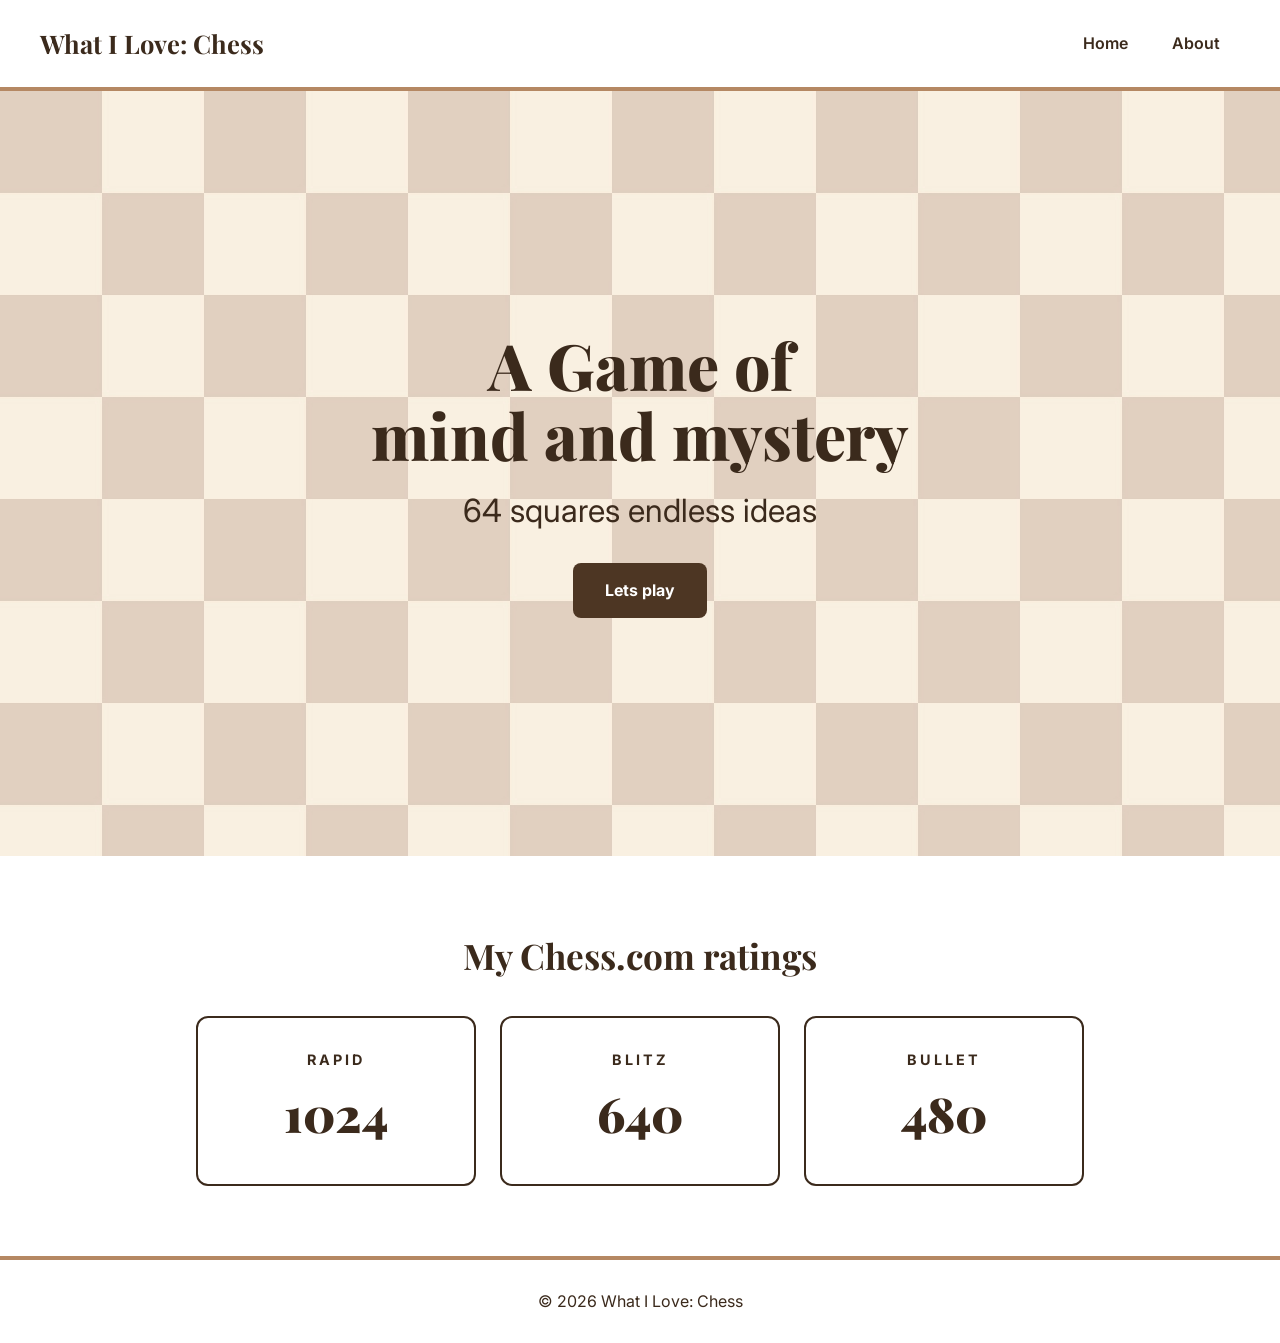
<file: index.html>
<!DOCTYPE html>
<html lang="en">
<head>
    <meta charset="UTF-8">
    <meta name="viewport" content="width=device-width, initial-scale=1.0">
    <link rel="stylesheet" href="Styles/index.css">
    <title>What I love</title>
</head>
<body id="main">

    <header>

        <h1 class="logo">What I Love: Chess</h1>
        <nav class="navbar">
            <a href="index.html">Home</a>
            <a href="about.html">About</a>
        </nav>
        
    </header>
    
    <section class="hero">
        <div>
        <h2>A Game of <br>mind and mystery</h2>
        <p>64 squares endless ideas</p>
        <a href="https://www.chess.com/member/anteneh408"  class="button">Lets play </a>
        </div>
    </section>

     <section class="ratings" id="ratings">

            <h2 class="section-title">My Chess.com ratings</h2>
            
            <div class="card-row">
            <div class="card rapid">
             <h3>Rapid</h3>
            <p>1024</p>
            </div>

           <div class="card blitz">
             <h3>Blitz</h3>
            <p>640</p>
            </div>

           <div class="card bullet">
             <h3>Bullet</h3>
            <p>480</p>
            </div>

        </div>


    </section>

    <footer>
        <p>&copy; 2026 What I Love: Chess</p>
    </footer> 


</body>
</html>
</file>
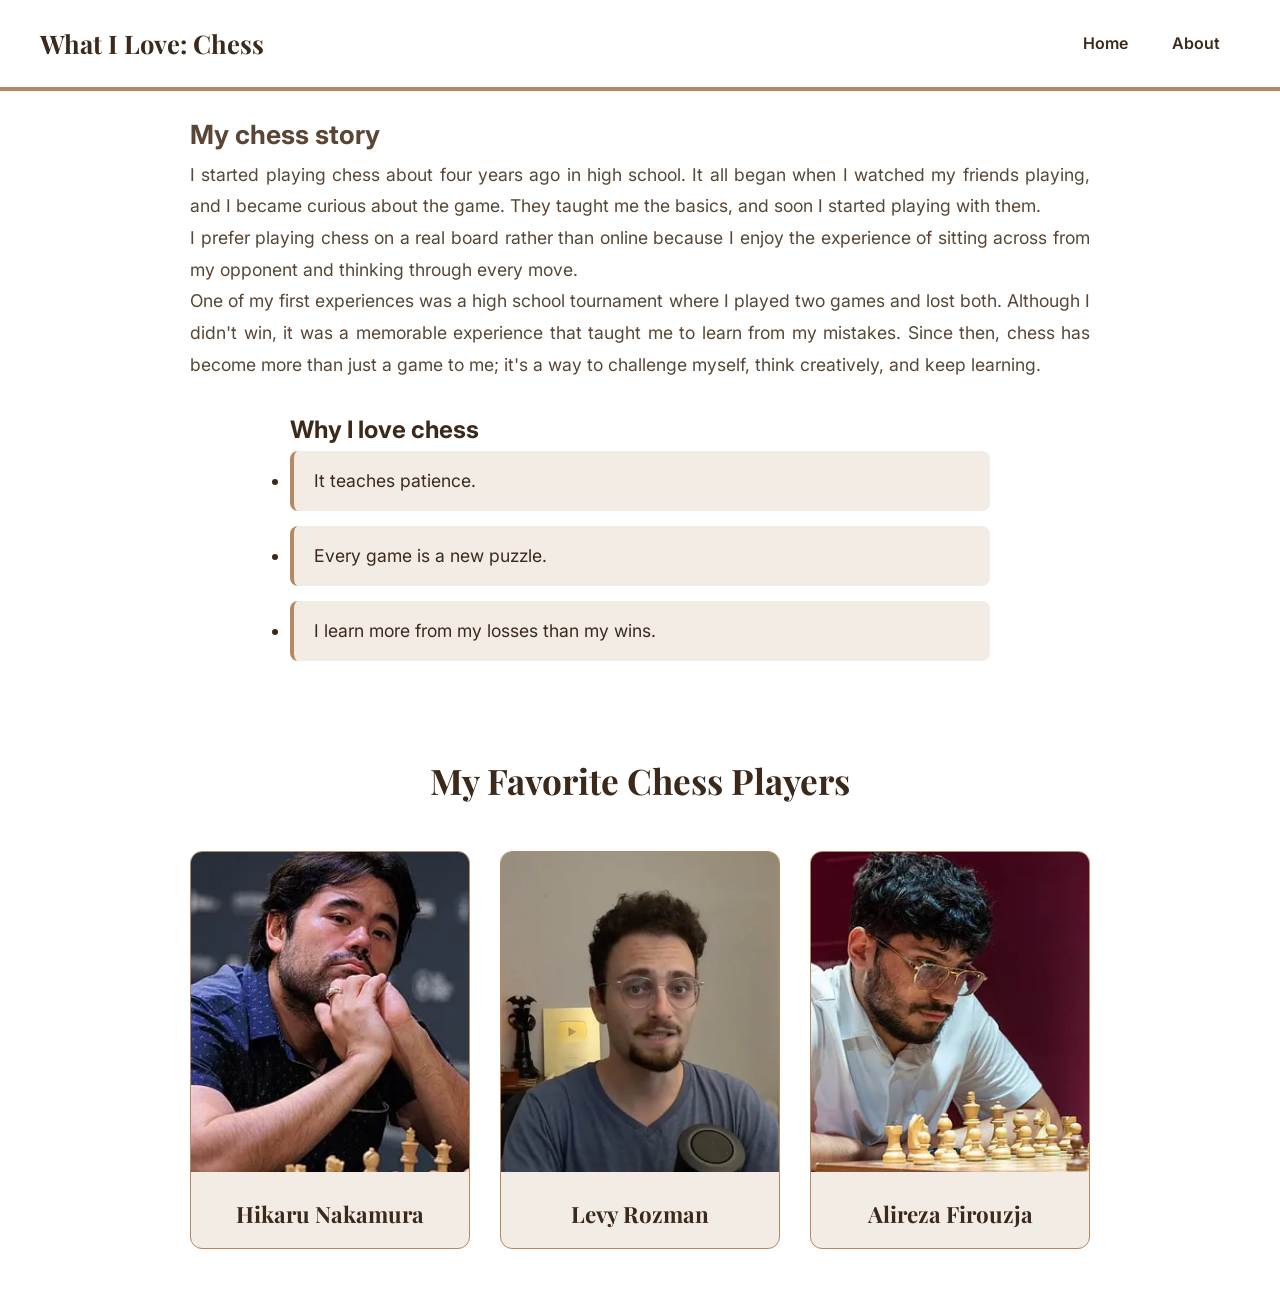
<file: about.html>
<!DOCTYPE html>
<html lang="en">
<head>
    <meta charset="UTF-8">
    <meta name="viewport" content="width=device-width, initial-scale=1.0">
    <link rel="stylesheet" href="/Styles/about.css">
    <title>About</title>
</head>
<body>
    <header>

        <h1 class="logo">What I Love: Chess</h1>
        <nav class="nav bar">
            <a href="index.html">Home</a>
            <a href="about.html">About</a>
        </nav>
        
    </header>

    <section class="story">

            <h2>My chess story</h2>
            <p>I started playing chess about four years ago in high school. It all began when I watched my friends playing, and I became curious about the game. They taught me the basics, and soon I started playing with them.<br>I prefer playing chess on a real board rather than online because I enjoy the experience of sitting across from my opponent and thinking through every move.<br> One of my first experiences was a high school tournament where I played two games and lost both. Although I didn't win, it was a memorable experience that taught me to learn from my mistakes. Since then, chess has become more than just a game to me; it's a way to challenge myself, think creatively, and keep learning.</p>
        
    </section>

    <section class="why">
            <h2>Why I love chess</h2>
            <ul>
                <li>It teaches patience.</li>
                <li>Every game is a new puzzle.</li>
                <li>I learn more from my losses than my wins.</li>
            </ul>
     </section>

     
<section class="favorite-players">

    <h2>My Favorite Chess Players</h2>

    <div class="player-row">

        <div class="player-card">
            <img src="/Images/hikaru.webp" alt="Hikaru Nakamura">
            <h3>Hikaru Nakamura</h3>
        </div>

        <div class="player-card">
            <img src="/Images/levi.webp" alt="Levy Rozman">
            <h3>Levy Rozman</h3>
        </div>

        <div class="player-card">
            <img src="/Images/alireza.webp" alt="Alireza Firouzja">
            <h3>Alireza Firouzja</h3>
        </div>

    </div>

</section>



    
</body>
</html>
</file>
<file: Styles/index.css>
@import url('https://fonts.googleapis.com/css2?family=Playfair+Display:wght@700;900&family=Inter:wght@400;600;700&display=swap');
*{
  margin:0;
  padding:0;
  box-sizing:border-box;
}

header{
  display:flex;
  justify-content:space-between;
  align-items:center;
  position:sticky;
  top:0px;
  z-index: 100;
  padding:20px 40px;
  border-bottom: 4px solid #b58863;
  background-color:#ffffff;

}

nav a {
  display: inline-block;
  padding: 10px 20px;
  color: #3b2a1c;
  font-weight: 600;
  text-decoration: none;
  border-radius: 6px;

}

nav a:hover {
  background-color: #b58863;
  color: white;
}

.logo {
  font-family: 'Playfair Display', serif;
  font-size: 1.6rem;
}

body{
 
   font-family:  Inter, sans-serif;
   line-height: 1.7;
  color: #3b2a1c;
}

.hero{
  display:flex;
  justify-content:center;
  align-items:center;
  text-align:center;
  height: 85vh;
   background-image: url(/Images/BG_faded.jpg);
  background-size:cover;
  background-repeat: no-repeat;
}

.hero h2 {
  margin-bottom: 14px;
  font-family: 'Playfair Display', serif;
  font-size: 4rem;
  line-height: 1.1;
  font-weight: 800;
}

.hero p {
  margin-bottom: 24px;
  font-size: 2rem;
}

.button {
  display: inline-block;
  padding: 14px 32px;
  background-color: #4d3623;
  color: #ffffff;
  text-decoration: none;
  font-weight: 700;
  border-radius: 8px;
}

.button:hover {
  transform: scale(1.06);
}

.section-title {
  margin-bottom: 30px;
  text-align: center;
  font-family: 'Playfair Display', serif;
  font-size: 2.2rem;
}
.ratings {
  padding: 70px 40px;
}

.card {
  width: 280px;
  padding: 30px;
  border: 2px solid #3b2a1c;
  border-radius: 12px;
  text-align: center;
}

.card h3 {
  font-size: 0.9rem;
  text-transform: uppercase;
  letter-spacing: 3px;
}


.card p {
  font-family: 'Playfair Display', serif;
  font-size: 3rem;
  font-weight: 900;
}
.card-row {
  display: flex;
  flex-wrap: wrap;
  justify-content: center;
  gap: 24px;
}

footer {
  padding: 28px;
  text-align: center;
  border-top: 4px solid #b58863;
}
</file>
<file: Styles/about.css>
@import url('https://fonts.googleapis.com/css2?family=Playfair+Display:wght@700;900&family=Inter:wght@400;600;700&display=swap');
*{
  margin:0;
  padding:0;
  box-sizing:border-box;
}

header{
  display:flex;
  justify-content:space-between;
  align-items:center;
  position:sticky;
  top:0px;
  z-index: 100;
  padding:20px 40px;
  border-bottom: 4px solid #b58863;
  background-color:#ffffff;

}

nav a {
  display: inline-block;
  padding: 10px 20px;
  color: #3b2a1c;
  font-weight: 600;
  text-decoration: none;
  border-radius: 6px;

}

nav a:hover {
  background-color: #b58863;
  color: white;
}

.logo {
  font-family: 'Playfair Display', serif;
  font-size: 1.6rem;
}

body{
 
   font-family:  Inter, sans-serif;
   line-height: 1.7;
  color: #3b2a1c;
}

.story {
    max-width: 900px;
    margin: 20px auto;
    font-size: 1.1rem;
    line-height: 1.8;
    text-align: justify;
    color: #5a4635;
}

.why {
    max-width: 700px;
    margin: 30px auto;
    list-style: none;
}

.why li {
    padding: 15px 20px;
    margin-bottom: 15px;
    background-color: #f3ece4;
    border-left: 4px solid #b58863;
    border-radius: 8px;
    font-size: 1.1rem;
    transition: transform 0.3s ease;
}


.favorite-players {
    padding: 60px 40px;
    text-align: center;
}

.favorite-players h2 {
    font-family: 'Playfair Display', serif;
    font-size: 2.2rem;
    margin-bottom: 40px;
}


.player-row {
    display: flex;
    justify-content: center;
    align-items: stretch;
    flex-wrap: wrap;
    gap: 30px;
}


.player-card {
    width: 280px;
    background-color: #f3ece4;
    border-radius: 12px;
    overflow: hidden;
    border: 1px solid #b58863;
    transition: transform 0.3s ease;
}


.player-card img {
    width: 100%;
    height: 320px;
    object-fit: cover;
}


.player-card h3 {
    font-family: 'Playfair Display', serif;
    font-size: 1.4rem;
    margin: 15px 10px;
}
</file>
